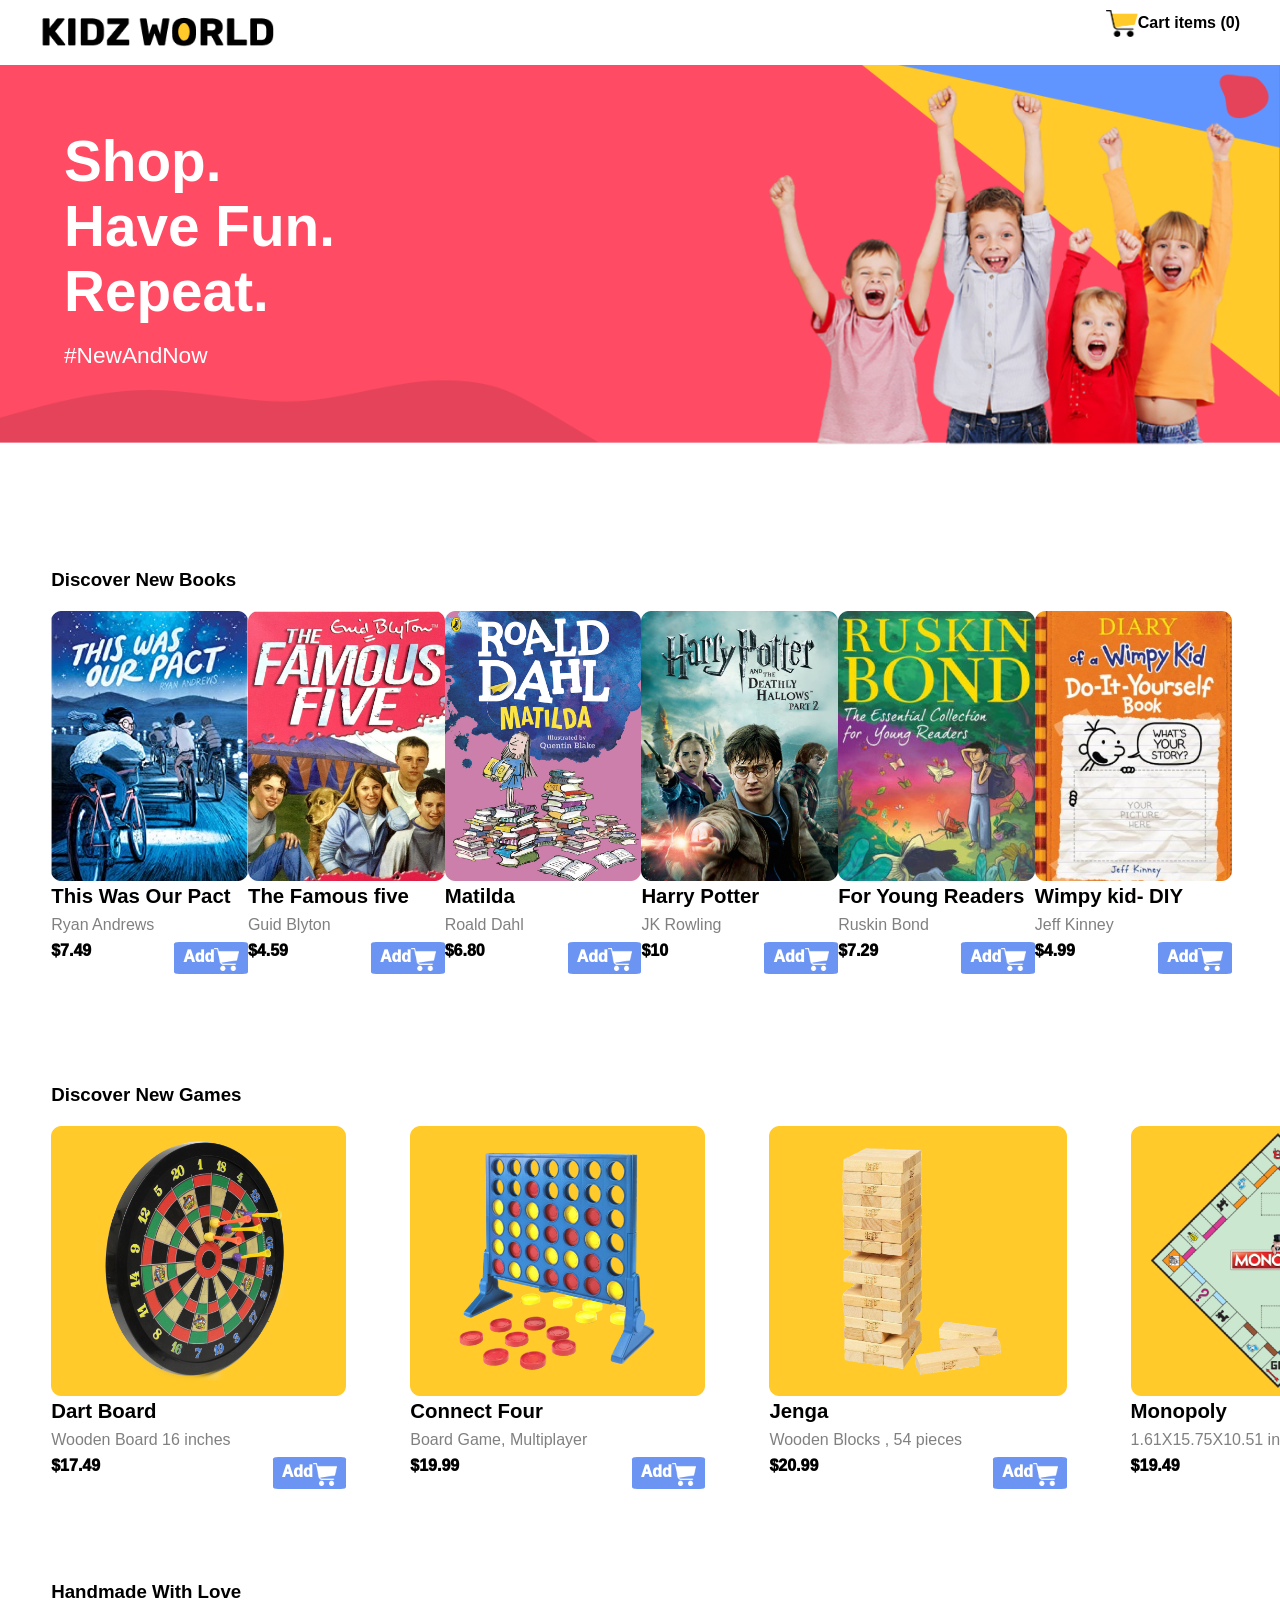
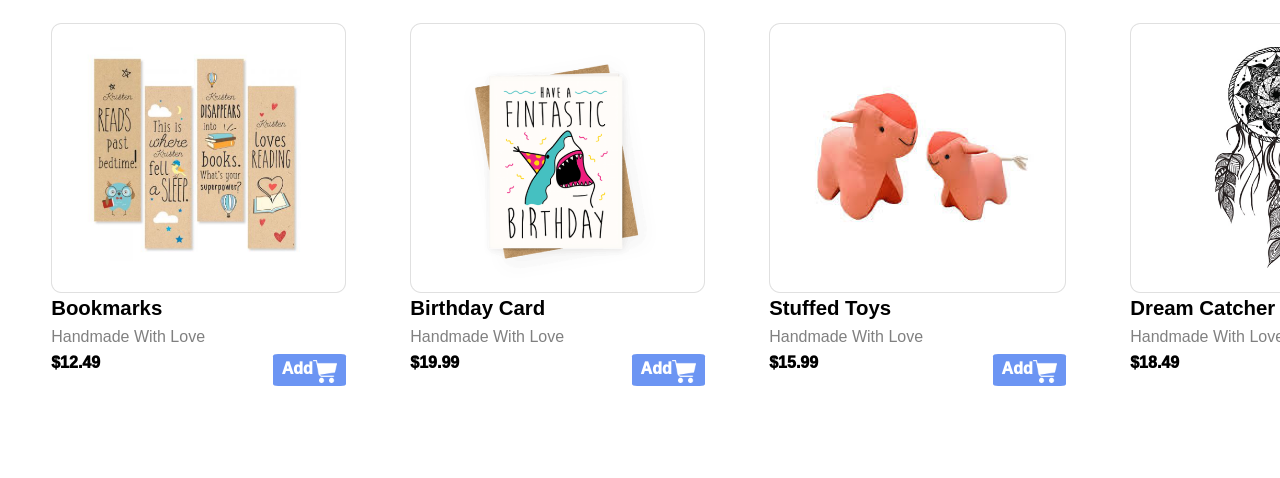
<file: KIDZ WORLD/index.html>
<!DOCTYPE html>
<html lang="en">

<head>
    <meta charset="UTF-8">
    <meta name="viewport" content="width=device-width, initial-scale=1.0">
    <title>KIDZ WORLD</title>
    <link rel="stylesheet" href="style.css">
</head>

<body>
    <!-- navbar start -->
    <header>
        <nav class="navbar">
            <img src="assets/kw-logo (1).png" alt="logo" class="img1">
            <div class="cart">
                <img src="assets/cart-icon.png" alt="cart" class="img2">
                <p class="p1">Cart items (0)</p>
            </div>
        </nav>
    </header>
    <!-- navbar end -->
    <!-- hero section -->
    <main>
        <div class="hero_image">
            <div>
                <h1 style="color: white;">Shop. <br> Have Fun. <br>Repeat.</h1>
                <br>
                <p style="color: white;">#NewAndNow</p>
            </div>
        </div>

        <h3 class="h3">Discover New Books</h3>
        <div class="books_showcase">
            <div>
                <img src="assets/book1.png" alt="book1">
                <p><b>This Was Our Pact</b></p>
                <p style="color: gray;">Ryan Andrews</p>
                <div class="price">
                    <p>$7.49</p>
                    <div class="buy_button">
                        <p>Add</p>
                        <img src="assets/cart-icon-white.png" alt="white cart">
                    </div>
                </div>
            </div>
            <div>
                <img src="assets/book2.png" alt="book1">
                <p><b>The Famous five</b></p>
                <p style="color: gray;">Guid Blyton</p>
                <div class="price">
                    <p>$4.59</p>
                    <div class="buy_button">
                        <p>Add</p>
                        <img src="assets/cart-icon-white.png" alt="white cart">
                    </div>
                </div>
            </div>
            <div>
                <img src="assets/book3.png" alt="book1">
                <p><b>Matilda</b></p>
                <p style="color: gray;">Roald Dahl</p>
                <div class="price">
                    <p>$6.80</p>
                    <div class="buy_button">
                        <p>Add</p>
                        <img src="assets/cart-icon-white.png" alt="white cart">
                    </div>
                </div>
            </div>
            <div>
                <img src="assets/book4.png" alt="book1">
                <p><b>Harry Potter</b></p>
                <p style="color: gray;">JK Rowling</p>
                <div class="price">
                    <p>$10</p>
                    <div class="buy_button">
                        <p>Add</p>
                        <img src="assets/cart-icon-white.png" alt="white cart">
                    </div>
                </div>
            </div>
            <div>
                <img src="assets/book5.png" alt="book1">
                <p><b>For Young Readers</b></p>
                <p style="color: gray;">Ruskin Bond</p>
                <div class="price">
                    <p>$7.29</p>
                    <div class="buy_button">
                        <p>Add</p>
                        <img src="assets/cart-icon-white.png" alt="white cart">
                    </div>
                </div>
            </div>
            <div>
                <img src="assets/book6.png" alt="book1">
                <p><b>Wimpy kid- DIY</b></p>
                <p style="color: gray;">Jeff Kinney</p>
                <div class="price">
                    <p>$4.99</p>
                    <div class="buy_button">
                        <p>Add</p>
                        <img src="assets/cart-icon-white.png" alt="white cart">
                    </div>
                </div>
            </div>
        </div>
        <!-- hero section end -->
        <h3>Discover New Games</h3>
        <div class="games_showcase">
            <div>
                <img src="assets/dart-board.png" alt="book1">
                <p><b>Dart Board</b></p>
                <p style="color: gray;">Wooden Board 16 inches</p>
                <div class="price">
                    <p>$17.49</p>
                    <div class="buy_button">
                        <p>Add</p>
                        <img src="assets/cart-icon-white.png" alt="white cart">
                    </div>
                </div>
            </div>
            <div>
                <img src="assets/connect-four.png" alt="book1">
                <p><b>Connect Four</b></p>
                <p style="color: gray;">Board Game, Multiplayer</p>
                <div class="price">
                    <p>$19.99</p>
                    <div class="buy_button">
                        <p>Add</p>
                        <img src="assets/cart-icon-white.png" alt="white cart">
                    </div>
                </div>
            </div>
            <div>
                <img src="assets/jenga.png" alt="book1">
                <p><b>Jenga</b></p>
                <p style="color: gray;">Wooden Blocks , 54 pieces</p>
                <div class="price">
                    <p>$20.99</p>
                    <div class="buy_button">
                        <p>Add</p>
                        <img src="assets/cart-icon-white.png" alt="white cart">
                    </div>
                </div>
            </div>
            <div>
                <img src="assets/monopoly.png" alt="book1">
                <p><b>Monopoly</b></p>
                <p style="color: gray;">1.61X15.75X10.51 inches</p>
                <div class="price">
                    <p>$19.49</p>
                    <div class="buy_button">
                        <p>Add</p>
                        <img src="assets/cart-icon-white.png" alt="white cart">
                    </div>
                </div>
            </div>
            <div>
            </div>
        </div>
        <div class="h3">
            <h3>Handmade With Love</h3>
        </div>
        <div class="handmade_showcase">
            <div>
                <img src="assets/bookmarks.png" alt="book1">
                <p><b>Bookmarks</b></p>
                <p style="color: gray;">Handmade With Love</p>
                <div class="price">
                    <p>$12.49</p>
                    <div class="buy_button">
                        <p>Add</p>
                        <img src="assets/cart-icon-white.png" alt="white cart">
                    </div>
                </div>
            </div>
            <div>
                <img src="assets/birthday-card.png" alt="book1">
                <p><b>Birthday Card</b></p>
                <p style="color: gray;">Handmade With Love</p>
                <div class="price">
                    <p>$19.99</p>
                    <div class="buy_button">
                        <p>Add</p>
                        <img src="assets/cart-icon-white.png" alt="white cart">
                    </div>
                </div>
            </div>
            <div>
                <img src="assets/stuffed-toy.png" alt="book1">
                <p><b>Stuffed Toys</b></p>
                <p style="color: gray;">Handmade With Love</p>
                <div class="price">
                    <p>$15.99</p>
                    <div class="buy_button">
                        <p>Add</p>
                        <img src="assets/cart-icon-white.png" alt="white cart">
                    </div>
                </div>
            </div>
            <div>
                <img src="assets/dream-catcher.png" alt="book1">
                <p><b>Dream Catcher Drawing</b></p>
                <p style="color: gray;">Handmade With Love</p>
                <div class="price">
                    <p>$18.49</p>
                    <div class="buy_button">
                        <p>Add</p>
                        <img src="assets/cart-icon-white.png" alt="white cart">
                    </div>
                </div>
            </div>
            <div>
            </div>
    </main>

</body>

</html>
</file>
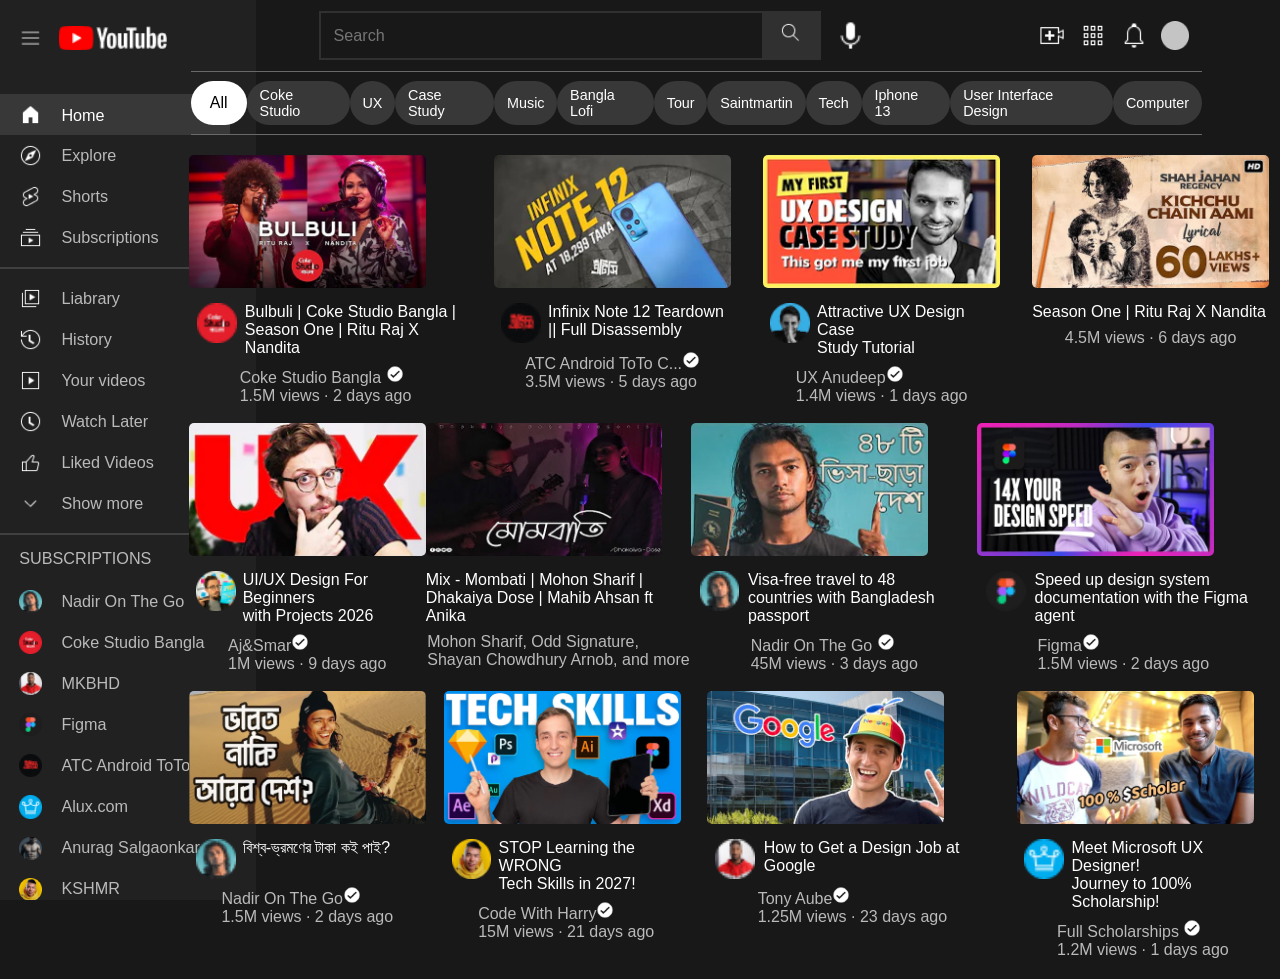
<file: Youtube Clone/index.html>
<!DOCTYPE html>
<html lang="en">

<head>
    <meta charset="UTF-8">
    <meta name="viewport" content="width=device-width, initial-scale=1.0">
    <title>Youtube clone</title>
    <link rel="stylesheet" href="style.css">

    <head>
        <title>My Website</title>
        <link rel="icon" href="Assets/icon.png">
    </head>
</head>

<body>
    <div class="parent">

        <aside class="sidebar">
            <div class="line1">
                <img src="Assets/hambarger.png" alt="ham" class="ham">
                <img src="Assets/Youtube logo.png" alt="logo" class="logo">
            </div>
            <div class="home">
                <img src="Assets/home.png" alt="home" class="hmlogo">
                <p>Home</p>
            </div>
            <div class="type1">
                <img src="Assets/explore.png" alt="home" class="eplogo">
                <p>Explore</p>
            </div>
            <div class="type1">
                <img src="Assets/shorts.png" alt="home" class="eplogo">
                <p>Shorts</p>
            </div>
            <div class="type2">
                <img src="Assets/subscription.png" alt="home" class="eplogo">
                <p>Subscriptions</p>
            </div>
            <div class="type3">
                <img src="Assets/library.png" alt="home" class="eplogo">
                <p>Liabrary</p>
            </div>
            <div class="type1">
                <img src="Assets/history.png" alt="home" class="eplogo">
                <p>History</p>
            </div>
            <div class="type1">
                <img src="Assets/your_video.png" alt="home" class="eplogo">
                <p>Your videos</p>
            </div>
            <div class="type1">
                <img src="Assets/watch_later.png" alt="home" class="eplogo">
                <p>Watch Later</p>
            </div>
            <div class="type1">
                <img src="Assets/liked.png" alt="home" class="eplogo">
                <p>Liked Videos</p>
            </div>
            <div class="type2">
                <img src="Assets/down_arrow.png" alt="home" class="eplogo">
                <p>Show more</p>
            </div>
            <div class="type4">
                <p>SUBSCRIPTIONS</p>
            </div>
            <div class="type1">
                <img src="Assets/Ellipse 1.png" alt="home" class="eplogo">
                <p>Nadir On The Go</p>
            </div>
            <div class="type1">
                <img src="Assets/Ellipse 1 (1).png" alt="home" class="eplogo">
                <p>Coke Studio Bangla</p>
            </div>
            <div class="type1">
                <img src="Assets/Ellipse 1 (2).png" alt="home" class="eplogo">
                <p>MKBHD</p>
            </div>
            <div class="type1">
                <img src="Assets/Ellipse 1 (3).png" alt="home" class="eplogo">
                <p>Figma</p>
            </div>
            <div class="type1">
                <img src="Assets/Ellipse 1 (4).png" alt="home" class="eplogo">
                <p>ATC Android ToTo C...</p>
            </div>
            <div class="type1">
                <img src="Assets/Ellipse 1 (5).png" alt="home" class="eplogo">
                <p>Alux.com</p>
            </div>
            <div class="type1">
                <img src="Assets/Ellipse 1 (6).png" alt="home" class="eplogo">
                <p>Anurag Salgaonkar</p>
            </div>
            <div class="type1">
                <img src="Assets/Ellipse 4 (6).png" alt="home" class="eplogo">
                <p>KSHMR</p>
            </div>
            <div class="type1">
                <img src="Assets/Ellipse 4 (4).png" alt="home" class="eplogo">
                <p>Sarthak Goswami</p>
            </div>
        </aside>
        <div class="whole_page">
            <nav class="navbar">
                <div class="fullbar">
                    <div class="searchbar">
                        <input type="text" placeholder="Search" class="search">
                    </div>
                    <div class="searchbutton">
                        <img src="Assets/search.png" alt="search button" class="sbtn">
                    </div>
                </div>
                <img src="Assets/mic.png" alt="mic" class="mic">
                <div class="navcontent">
                    <img src="Assets/create.png" alt="create" class="items">
                    <img src="Assets/more.png" alt="more" class="items">
                    <img src="Assets/bell.png" alt="bell" class="items">
                    <img src="Assets/Ellipse 4-1.png" alt="avatar" class="items">
                </div>
            </nav>
            <div class="navbar2">
                <div class="btntype1">
                    <p>All</p>
                </div>
                <div class="btntype2">
                    <p>Coke Studio</p>
                </div>
                <div class="btntype2">
                    <p>UX</p>
                </div>
                <div class="btntype2">
                    <p>Case Study</p>
                </div>
                <div class="btntype2">
                    <p>Music</p>
                </div>
                <div class="btntype2">
                    <p>Bangla Lofi</p>
                </div>
                <div class="btntype2">
                    <p>Tour</p>
                </div>
                <div class="btntype2">
                    <p>Saintmartin</p>
                </div>
                <div class="btntype2">
                    <p>Tech</p>
                </div>
                <div class="btntype2">
                    <p>Iphone 13</p>
                </div>
                <div class="btntype2">
                    <p>User Interface Design</p>
                </div>
                <div class="btntype2">
                    <p>Computer</p>
                </div>

            </div>

            <div class="ytpge">
                <div class="line">
                    <div class="video">
                        <img class="thumbnail" src="Assets/Thumbnail-8.png" alt="thumbnail_1">
                        <div class="pfp"><img src="Assets/Ellipse 1 (1).png" alt="">
                            <p>Bulbuli | Coke Studio Bangla |<br> Season One | Ritu Raj X Nandita</p>
                        </div>
                        <div class="channelname">
                            <p>Coke Studio Bangla <img src="Assets/verified.png" alt=""><br>
                                1.5M views · 2 days ago</p>
                        </div>
                    </div>
                    <div class="video">
                        <img class="thumbnail" src="Assets/Thumbnail-9.png" alt="thumbnail_2">
                        <div class="pfp"><img src="Assets/Ellipse 1 (4).png" alt="">
                            <p>Infinix Note 12 Teardown <br> || Full Disassembly</p>
                        </div>
                        <div class="channelname">
                            <p>ATC Android ToTo C...<img src="Assets/verified.png" alt=""><br>
                                3.5M views · 5 days ago</p>
                        </div>
                    </div>
                    <div class="video">
                        <img class="thumbnail" src="Assets/Thumbnail-10.png" alt="thumbnail_3">
                        <div class="pfp"><img src="Assets/Ellipse 4 (3).png" alt="">
                            <p>Attractive UX Design Case<br> Study Tutorial</p>
                        </div>
                        <div class="channelname">
                            <p>
                                UX Anudeep<img src="Assets/verified.png" alt=""><br>
                                1.4M views · 1 days ago</p>
                        </div>
                    </div>
                    <div class="video">
                        <img class="thumbnail" src="Assets/Thumbnail-11.png" alt="thumbnail_4">
                        <div class="pfp">
                            <p> Season One | Ritu Raj X Nandita</p>
                        </div>
                        <div class="channelname">
                            <p>
                                4.5M views · 6 days ago</p>
                        </div>
                    </div>
                </div>
                <div class="line">
                    <div class="video">
                        <img class="thumbnail" src="Assets/Thumbnail-4.png" alt="thumbnail_5">
                        <div class="pfp"><img src="Assets/Ellipse 4 (4).png" alt="">
                            <p>UI/UX Design For Beginners <br> with Projects 2026</p>
                        </div>
                        <div class="channelname">
                            <p>Aj&Smar<img src="Assets/verified.png" alt=""><br>
                                1M views · 9 days ago</p>
                        </div>
                    </div>
                    <div class="video">
                        <img class="thumbnail" src="Assets/Thumbnail-5.png" alt="thumbnail_6">
                        <div class="pfp">
                            <p>Mix - Mombati | Mohon Sharif | <br> Dhakaiya Dose | Mahib Ahsan ft Anika</p>
                        </div>
                        <div class="channelname">
                            <p>Mohon Sharif, Odd Signature, <br>Shayan Chowdhury Arnob, and more</p>
                        </div>
                    </div>
                    <div class="video">
                        <img class="thumbnail" src="Assets/Thumbnail-6.png" alt="thumbnail_7">
                        <div class="pfp"><img src="Assets/Ellipse 1.png" alt="">
                            <p>Visa-free travel to 48 <br>countries with Bangladesh passport
                            </p>
                        </div>
                        <div class="channelname">
                            <p>
                                Nadir On The Go
                                <img src="Assets/verified.png" alt=""><br>
                                45M views · 3 days ago
                            </p>
                        </div>
                    </div>
                    <div class="video">
                        <img class="thumbnail" src="Assets/Thumbnail-7.png" alt="thumbnail_8">
                        <div class="pfp"><img src="Assets/Ellipse 1 (3).png" alt="">
                            <p>Speed up design system <br>documentation with the Figma agent</p>
                        </div>
                        <div class="channelname">
                            <p>Figma<img src="Assets/verified.png" alt=""><br>
                                1.5M views · 2 days ago</p>
                        </div>
                    </div>
                </div>
                <div class="line">
                    <div class="video">
                        <img class="thumbnail" src="Assets/Thumbnail.png" alt="thumbnail_9">
                        <div class="pfp"><img src="Assets/Ellipse 1.png" alt="">
                            <p>বিশ্ব-ভ্রমণের টাকা কই পাই?</p>
                        </div>
                        <div class="channelname">
                            <p>Nadir On The Go<img src="Assets/verified.png" alt=""><br>
                                1.5M views · 2 days ago</p>
                        </div>
                    </div>
                    <div class="video">
                        <img class="thumbnail" src="Assets/Thumbnail-1.png" alt="thumbnail_10">
                        <div class="pfp"><img src="Assets/Ellipse 4 (6).png" alt="">
                            <p>STOP Learning the WRONG <br>Tech Skills in 2027!
                            </p>
                        </div>
                        <div class="channelname">
                            <p>Code With Harry<img src="Assets/verified.png" alt=""><br>
                                15M views · 21 days ago</p>
                        </div>
                    </div>
                    <div class="video">
                        <img class="thumbnail" src="Assets/Thumbnail-2.png" alt="thumbnail_11">
                        <div class="pfp"><img src="Assets/Ellipse 1 (2).png" alt="">
                            <p>How to Get a Design Job at Google</p>
                        </div>
                        <div class="channelname">
                            <p>Tony Aube<img src="Assets/verified.png" alt=""><br>
                                1.25M views · 23 days ago</p>
                        </div>
                    </div>
                    <div class="video">
                        <img class="thumbnail" src="Assets/Thumbnail-3.png" alt="thumbnail_12">
                        <div class="pfp"><img src="Assets/Ellipse 1 (5).png" alt="">
                            <p>Meet Microsoft UX Designer! <br> Journey to 100% Scholarship!</p>
                        </div>
                        <div class="channelname">
                            <p>Full Scholarships <img src="Assets/verified.png" alt=""><br>
                                1.2M views · 1 days ago</p>
                        </div>
                    </div>
                </div>
            </div>
        </div>


</body>

</html>
</file>
<file: KIDZ WORLD/style.css>
* {
    margin: 0;
    padding: 0;
    box-sizing: border-box;
    font-family: Arial, Helvetica, sans-serif;
}

.navbar {
    .img1 {
        height: 5vh;
    }

    display: flex;
    justify-content: space-between;
    padding-inline: 40px;
    padding-block: 10px;
}

.cart {
    .img2 {
        height: 3vh;
    }

    .p1 {
        padding-top: 4px;
        font-size: medium;
        font-weight: 600;
    }

    display: flex;
}

.hero_image {
    display: flex;
    margin-bottom: 12vh;
    background-image: url(assets/kw-background.png);
    background-repeat: no-repeat;
    background-size: cover;
    background-position: center;
    min-height: 44vh;
    padding: 5vw;


}

.hero_image {
    h1 {
        font-size: 15mm;
    }

    p {
        font-size: 6mm;
    }
}

p {
    b {
        font-size: 5.4mm;
    }

    margin-bottom: 8px;
}

.books_showcase {
    display: flex;
    justify-content: space-between;
    margin-inline: 4vw;
    padding-block: 20px;
    margin-bottom: 10vh;

    img {
        height: 30vh;
    }
}

h3 {
    padding-left: 4vw
}

.price {
    display: flex;
    font-weight: 1000;
    justify-content: space-between;

    .buy_button {
        background-color: #6C95F3;
        display: flex;
        padding-inline: 9px;
        padding-top: 6px;
        border-radius: 7%;

        p {
            color: white;
        }

        img {
            height: 2.5vh;
        }
    }
}

.games_showcase {
    display: flex;
    justify-content: space-evenly;
    margin-inline: 4vw;
    padding-block: 20px;
    gap: 5vw;

    img {
        height: 30vh;
    }
}

.h3 {
    h3 {
        margin-top: 8vh;
    }
}

.handmade_showcase {
    display: flex;
    justify-content: space-evenly;
    margin-inline: 4vw;
    padding-block: 20px;
    gap: 5vw;
    margin-bottom: 8vh;

    img {
        height: 30vh;
    }
}
</file>
<file: Youtube Clone/style.css>
* {
    margin: 0;
    padding: 0;
    box-sizing: border-box;
    font-family: Arial, Helvetica, sans-serif;
    scrollbar-width: none;
}

body {
    background-color: #181818;
    scrollbar-width: none;
}

.parent {
    display: flex;

    .navbar {
        height: 8vh;
        width: 79vw;
        display: flex;
        align-items: center;
        border-bottom: 1px solid rgb(105, 105, 105);
        margin-left: 1vw;

        .fullbar {
            display: flex;
            margin-left: 10vw;
            border: 2px solid #303030;

            .searchbutton {
                background-color: #303030;
                padding-top: 0.86vh;
                padding-inline: 1.3vw;

                .sbtn {
                    width: 1.8vw;
                }
            }

            .searchbar {
                display: flex;
                align-items: center;
                padding-left: 1vw;
                height: 5vh;
                width: 34.5vw;

                .search {
                    height: 100%;
                    width: 100%;
                    background-color: #181818;
                    border: none;
                    color: rgb(204, 203, 203);
                    font-size: 1.8vh;
                    outline: none;
                }
            }
        }
    }

    .mic {
        height: 3.8vh;
        margin-left: 1vw;
    }

    .navcontent {
        width: 30vw;
        display: flex;
        justify-content: flex-end;
        gap: 1vw;
        margin-right: 1vw;

        .items {
            width: 2.2vw;
        }
    }

    .sidebar {
        position: fixed;
        top: 0;
        left: 0;
        padding-block: 1vh;
        width: 20vw;
        height: 100vh;
        background-color: #212121;
        overflow-y: scroll;
        scrollbar-width: none;

        .line1 {
            padding-left: 1.5vw;

            .ham {
                width: 2.5vh;
                margin-top: 2vh;
            }

            .logo {
                width: 12vh;
                margin-left: 1vw;
            }
        }

        .home {
            display: flex;
            background-color: #383838;
            padding-left: 1.5vw;
            margin-right: 2vw;
            margin-top: 4.5vh;
            padding-block: 1vh;

            p {
                color: white;
                font-size: 1.8vh;
                font-weight: 400;
                margin-left: 1.5vw;
                margin-top: 0.3vh;
            }

            .hmlogo {
                width: 1.8vw;
            }

        }

        .type1 {
            display: flex;
            padding-left: 1.5vw;
            margin-right: 2vw;
            padding-block: 1vh;

            p {
                color: #bbbaba;
                font-size: 1.8vh;
                font-weight: 400;
                margin-left: 1.5vw;
                margin-top: 0.2vh;
            }

            .eplogo {
                width: 1.8vw;
            }

        }

        .type2 {
            display: flex;
            padding-left: 1.5vw;
            margin-right: 2vw;
            padding-block: 1vh;
            padding-bottom: 2vh;
            border-bottom: 2px solid rgb(65, 64, 64);

            p {
                color: #bbbaba;
                font-size: 1.8vh;
                font-weight: 400;
                margin-left: 1.5vw;
                margin-top: 0.2vh;
            }

            .eplogo {
                width: 1.8vw;
            }

        }

        .type3 {
            display: flex;
            padding-left: 1.5vw;
            margin-right: 2vw;
            padding-block: 1vh;
            padding-top: 2vh;

            p {
                color: #bbbaba;
                font-size: 1.8vh;
                font-weight: 400;
                margin-left: 1.5vw;
                margin-top: 0.2vh;
            }

            .eplogo {
                width: 1.8vw;
            }

        }

        .type4 {
            padding-block: 1.5vh;

            p {
                color: #bbbaba;
                font-size: 1.8vh;
                font-weight: 500;
                margin-left: 1.5vw;
            }
        }
    }

    .whole_page {
        position: absolute;
        top: 0;
        right:0;
        .navbar2 {
            border-bottom: 1px solid rgb(105, 105, 105);
            margin-left: 1vw;
            padding-block: 1vh;
            display: flex;
            justify-content: space-evenly;
            width: 79vw;
            height: 7vh;

            .btntype1 {
                background-color: white;
                border-radius: 10vw;
                display: flex;
                align-items: center;
                width: auto;
                padding-inline: 1.5vw;
            }

            .btntype2 {
                background-color: #383838;
                border-radius: 10vw;
                display: flex;
                align-items: center;
                width: auto;
                padding-inline: 1vw;

                p {
                    color: white;
                    font-size: 3.8mm;
                }
            }
        }

        .ytpge {
            padding: 1%;

            .line{
                display: flex;
                justify-content: space-between;
                padding-block: 1vh;

                .thumbnail {
                    width: 18.5vw;
                    border-radius: 5px;
                }

                .video {

                    .pfp {
                        margin-top: 3mm;
                        display: flex;

                        img {
                            height: 4.4vh;
                            margin-inline: 3%;
                        }

                        p {
                            color: white;
                            font-size:1rem;
                        }
                    }

                    .channelname {
                        margin-top: 2mm;
                        display: flex;
                        justify-content: center;

                        img {
                            height: 2vh;
                        }

                        p {
                            color: #bbbaba;
                            font-size: medium;
                        }
                    }
                }

            }
        }

    }
}
</file>
